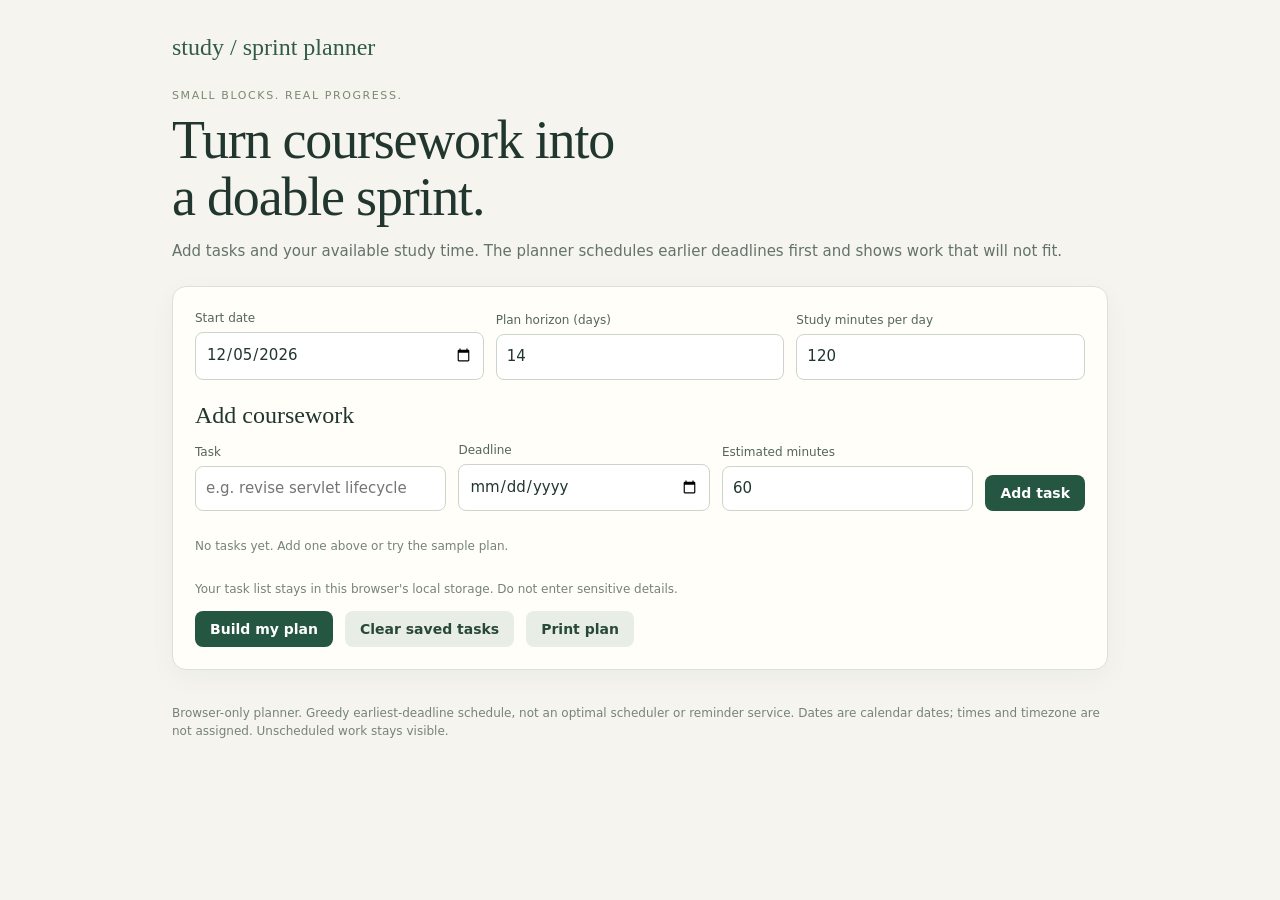
<file: web/index.html>
<!doctype html><html lang="en"><meta charset="utf-8"><meta name="viewport" content="width=device-width,initial-scale=1"><title>Study Sprint Planner — browser edition</title><link rel="stylesheet" href="style.css"><main><div class="brand">study / sprint planner</div><header><div class="eyebrow">SMALL BLOCKS. REAL PROGRESS.</div><h1>Turn coursework into<br>a doable sprint.</h1><p>Add tasks and your available study time. The planner schedules earlier deadlines first and shows work that will not fit.</p></header><section class="panel"><div class="row"><div class="field"><label>Start date</label><input id="start" type="date"></div><div class="field"><label>Plan horizon (days)</label><input id="days" type="number" min="1" max="60" value="14"></div><div class="field"><label>Study minutes per day</label><input id="capacity" type="number" min="15" max="480" value="120"></div></div><h2 style="margin-top:22px">Add coursework</h2><div class="row"><div class="field"><label>Task</label><input id="title" maxlength="120" placeholder="e.g. revise servlet lifecycle"></div><div class="field"><label>Deadline</label><input id="deadline" type="date"></div><div class="field"><label>Estimated minutes</label><input id="minutes" type="number" min="5" max="20000" value="60"></div><button id="add">Add task</button></div><div id="tasks" class="list" style="margin-top:14px"></div><p class="muted">Your task list stays in this browser's local storage. Do not enter sensitive details.</p><div class="row"><button id="plan">Build my plan</button><button id="clear" class="secondary">Clear saved tasks</button><button id="print" class="secondary">Print plan</button></div></section><section id="output" class="panel" hidden></section><footer>Browser-only planner. Greedy earliest-deadline schedule, not an optimal scheduler or reminder service. Dates are calendar dates; times and timezone are not assigned. Unscheduled work stays visible.</footer></main><script>
const $=s=>document.querySelector(s);$('#start').value=new Date().toISOString().slice(0,10);let tasks=JSON.parse(localStorage.getItem('sprint.tasks')||'[]');function save(){localStorage.setItem('sprint.tasks',JSON.stringify(tasks));draw()}function draw(){$('#tasks').innerHTML=tasks.length?tasks.map((t,i)=>`<div class="item"><span><b>${t.title.replace(/[&<>]/g,c=>({'&':'&amp;','<':'&lt;','>':'&gt;'}[c]))}</b><br><small>Due ${t.deadline} · ${t.minutes} min</small></span><button class="danger" data-i="${i}">Remove</button></div>`).join(''):'<p class="muted">No tasks yet. Add one above or try the sample plan.</p>';document.querySelectorAll('[data-i]').forEach(b=>b.onclick=()=>{tasks.splice(+b.dataset.i,1);save()})}$('#add').onclick=()=>{let title=$('#title').value.trim(),deadline=$('#deadline').value,minutes=Number($('#minutes').value);if(!title||!deadline||!Number.isInteger(minutes)||minutes<5)return alert('Enter a task, deadline and estimate (at least 5 minutes).');if(tasks.length>=100)return alert('Maximum 100 tasks.');tasks.push({title,deadline,minutes});$('#title').value='';save()};$('#clear').onclick=()=>{tasks=[];save();$('#output').hidden=true};$('#plan').onclick=()=>{let start=$('#start').value,days=+$('#days').value,cap=+$('#capacity').value;if(!start||days<1||days>60||cap<15||cap>480)return alert('Check start date, horizon (1–60 days) and daily capacity (15–480 minutes).');let ordered=tasks.map((t,i)=>({...t,id:i,remaining:t.minutes})).sort((a,b)=>a.deadline.localeCompare(b.deadline)||a.id-b.id),sessions=[];for(let i=0;i<days;i++){let date=new Date(start+'T12:00:00');date.setDate(date.getDate()+i);let day=date.toISOString().slice(0,10),left=cap;for(let t of ordered){while(t.remaining>0&&t.deadline>=day&&left>0){let m=Math.min(40,t.remaining,left);if(m<5)break;sessions.push({date,day,title:t.title,minutes:m});t.remaining-=m;left-=m;if(left>0&&t.remaining>0)left=Math.max(0,left-5)}}}let scheduled=sessions.reduce((a,s)=>a+s.minutes,0),unplaced=ordered.reduce((a,t)=>a+t.remaining,0);$('#output').hidden=false;$('#output').innerHTML=`<div class="stats"><div><b>${scheduled}</b><span class="muted">minutes planned</span></div><div><b>${unplaced}</b><span class="muted">minutes unplaced</span></div></div><h2 style="margin-top:20px">Your study blocks</h2>${sessions.length?sessions.map(s=>`<div class="item"><span>${s.day} · ${s.title}</span><span class="tag">${s.minutes} min</span></div>`).join(''):'<p>No work fits the chosen dates and availability.</p>'}<h2 style="margin-top:20px">Deadline check</h2>${ordered.map(t=>`<div class="item"><span>${t.title}<br><small>Due ${t.deadline}</small></span><span class="tag ${t.remaining?'bad':'ok'}">${t.minutes-t.remaining}/${t.minutes} min planned${t.remaining?` · ${t.remaining} won't fit`:''}</span></div>`).join('')||'<p class="muted">Add tasks to see a plan.</p>'}`};$('#print').onclick=()=>print();draw();
</script></html>
</file>
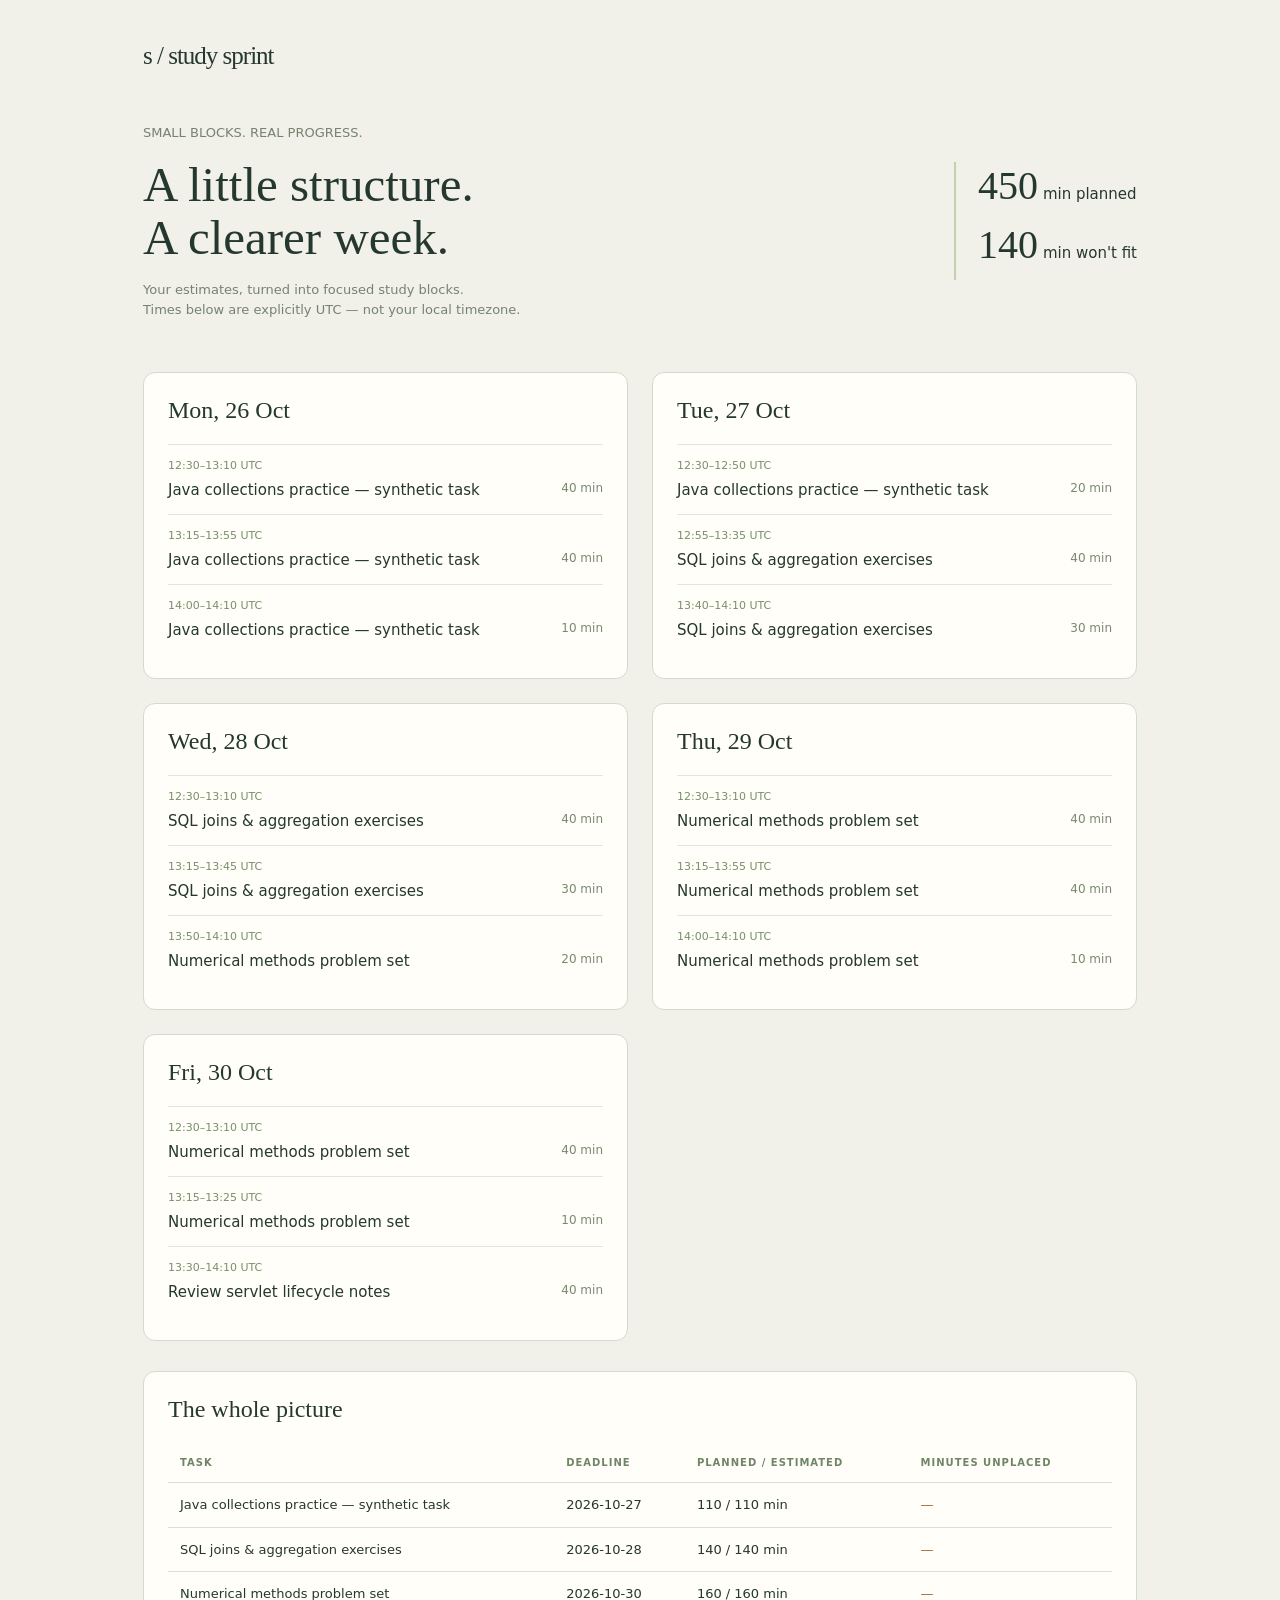
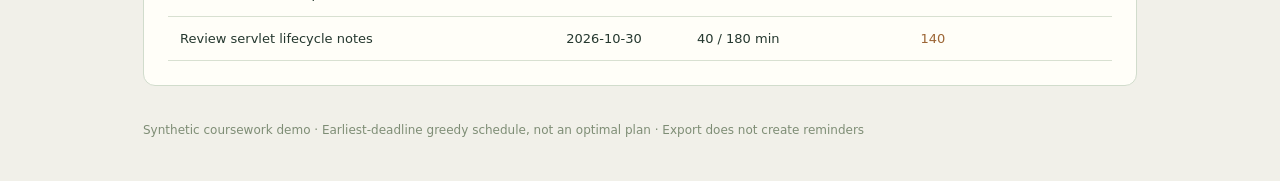
<file: examples/plan.html>
<!doctype html><html lang="en"><meta charset="utf-8"><meta name="viewport" content="width=device-width,initial-scale=1"><title>Study Sprint — your plan</title><style>
*{box-sizing:border-box}body{margin:0;background:#f1f0e9;color:#25382f;font:15px/1.5 system-ui,sans-serif}main{max-width:1050px;margin:auto;padding:42px 28px}.brand{font:25px Georgia,serif;letter-spacing:-1px}header{margin:40px 0;display:flex;justify-content:space-between;gap:25px}h1{font:49px/1.1 Georgia,serif;margin:15px 0}.muted{color:#758371;font-size:13px}.stats{border-left:2px solid #c2d0b2;padding-left:22px;align-self:center;white-space:nowrap}.stats b{font:40px Georgia,serif}.stats div{margin-bottom:12px}.grid{display:grid;grid-template-columns:1fr 1fr;gap:24px}section{background:#fffef8;border:1px solid #d1dccc;border-radius:12px;padding:24px}h2{font:24px Georgia,serif;margin:0 0 20px}article{border-top:1px solid #e0e6d8;padding:13px 0;display:grid;grid-template-columns:1fr auto;gap:4px}time{grid-column:1/-1;font-size:11px;color:#77906c}article b{font-weight:500}article span{font-size:12px;color:#7a8972}.summary{margin-top:30px;overflow-x:auto}table{border-collapse:collapse;width:100%;font-size:13px}td,th{text-align:left;border-bottom:1px solid #d8e0d1;padding:12px;min-width:90px}th{font-size:10px;letter-spacing:1px;color:#708568}.warning{color:#9c6535}footer{margin-top:35px;color:#7e8d75;font-size:12px}@media(max-width:620px){header{display:block}h1{font-size:38px}.stats{margin:25px 0}.grid{grid-template-columns:1fr}main{padding:25px 18px}section{padding:20px}}@media print{body{background:white}section{break-inside:avoid}main{padding:0}.grid{gap:12px}}
</style><main><div class="brand">s / study sprint</div><header><div><p class="muted">SMALL BLOCKS. REAL PROGRESS.</p><h1>A little structure.<br>A clearer week.</h1><p class="muted">Your estimates, turned into focused study blocks.<br>Times below are explicitly UTC — not your local timezone.</p></div><div class="stats"><div><b>450</b> min planned</div><div><b>140</b> min won't fit</div></div></header><div class="grid"><section><h2>Mon, 26 Oct</h2><article><time>12:30–13:10 UTC</time><b>Java collections practice — synthetic task</b><span>40 min</span></article><article><time>13:15–13:55 UTC</time><b>Java collections practice — synthetic task</b><span>40 min</span></article><article><time>14:00–14:10 UTC</time><b>Java collections practice — synthetic task</b><span>10 min</span></article></section><section><h2>Tue, 27 Oct</h2><article><time>12:30–12:50 UTC</time><b>Java collections practice — synthetic task</b><span>20 min</span></article><article><time>12:55–13:35 UTC</time><b>SQL joins &amp; aggregation exercises</b><span>40 min</span></article><article><time>13:40–14:10 UTC</time><b>SQL joins &amp; aggregation exercises</b><span>30 min</span></article></section><section><h2>Wed, 28 Oct</h2><article><time>12:30–13:10 UTC</time><b>SQL joins &amp; aggregation exercises</b><span>40 min</span></article><article><time>13:15–13:45 UTC</time><b>SQL joins &amp; aggregation exercises</b><span>30 min</span></article><article><time>13:50–14:10 UTC</time><b>Numerical methods problem set</b><span>20 min</span></article></section><section><h2>Thu, 29 Oct</h2><article><time>12:30–13:10 UTC</time><b>Numerical methods problem set</b><span>40 min</span></article><article><time>13:15–13:55 UTC</time><b>Numerical methods problem set</b><span>40 min</span></article><article><time>14:00–14:10 UTC</time><b>Numerical methods problem set</b><span>10 min</span></article></section><section><h2>Fri, 30 Oct</h2><article><time>12:30–13:10 UTC</time><b>Numerical methods problem set</b><span>40 min</span></article><article><time>13:15–13:25 UTC</time><b>Numerical methods problem set</b><span>10 min</span></article><article><time>13:30–14:10 UTC</time><b>Review servlet lifecycle notes</b><span>40 min</span></article></section></div><section class="summary"><h2>The whole picture</h2><table><thead><tr><th>TASK</th><th>DEADLINE</th><th>PLANNED / ESTIMATED</th><th>MINUTES UNPLACED</th></tr></thead><tbody><tr><td>Java collections practice — synthetic task</td><td>2026-10-27</td><td>110 / 110 min</td><td class="warning">—</td></tr><tr><td>SQL joins &amp; aggregation exercises</td><td>2026-10-28</td><td>140 / 140 min</td><td class="warning">—</td></tr><tr><td>Numerical methods problem set</td><td>2026-10-30</td><td>160 / 160 min</td><td class="warning">—</td></tr><tr><td>Review servlet lifecycle notes</td><td>2026-10-30</td><td>40 / 180 min</td><td class="warning">140</td></tr></tbody></table></section><footer>Synthetic coursework demo · Earliest-deadline greedy schedule, not an optimal plan · Export does not create reminders</footer></main></html>
</file>
<file: web/style.css>
*{box-sizing:border-box}body{margin:0;background:#f5f4ee;color:#20362e;font:15px/1.55 system-ui,sans-serif}main{max-width:980px;margin:0 auto;padding:34px 22px}.brand{font:24px Georgia,serif;color:#315b48}header{margin:26px 0 22px}h1{font:clamp(34px,6vw,54px)/1.05 Georgia,serif;letter-spacing:-1.2px;margin:8px 0 14px}h2{font:24px Georgia,serif;margin:0 0 12px}p{color:#63736b}.eyebrow{font-size:11px;letter-spacing:1.6px;color:#788a72}.panel{background:#fffef9;border:1px solid #dce2d7;border-radius:14px;padding:22px;margin:16px 0;box-shadow:0 8px 28px #26382d0a}.row{display:flex;flex-wrap:wrap;gap:12px;align-items:end}.field{display:grid;gap:5px;flex:1 1 150px}label{font-size:12px;color:#54655c}input,select,textarea{font:inherit;border:1px solid #cbd5c9;border-radius:8px;background:white;color:#20362e;padding:10px;min-width:0}input[type=file]{max-width:100%}button,.button{border:0;border-radius:8px;background:#245641;color:white;padding:10px 15px;font:600 14px system-ui;cursor:pointer}button.secondary{background:#e8eee6;color:#29483a}button.danger{background:#a94335}button:disabled{opacity:.5;cursor:not-allowed}.muted,small{color:#75837a;font-size:12px}.notice{border-left:3px solid #d99a56;padding:9px 13px;background:#fff6e9;color:#664f33}.ok{color:#20633d}.bad{color:#a53e31}.list{display:grid;gap:9px}.item{display:flex;justify-content:space-between;align-items:center;gap:12px;border-top:1px solid #e3e8df;padding:11px 0}.item:first-child{border-top:0}.tag{font-size:11px;border-radius:99px;background:#e8eee6;padding:3px 8px}.stats{display:flex;gap:18px;flex-wrap:wrap}.stats b{font:26px Georgia,serif;display:block}table{border-collapse:collapse;width:100%;font-size:13px;overflow:auto}td,th{text-align:left;padding:9px;border-bottom:1px solid #e1e6de}th{font-size:10px;letter-spacing:1px;color:#697d68}footer{padding:18px 0;color:#75837a;font-size:12px}code{background:#edf0e9;padding:2px 5px;border-radius:4px}@media(max-width:600px){main{padding:24px 14px}.panel{padding:16px}.item{align-items:flex-start}}
</file>
